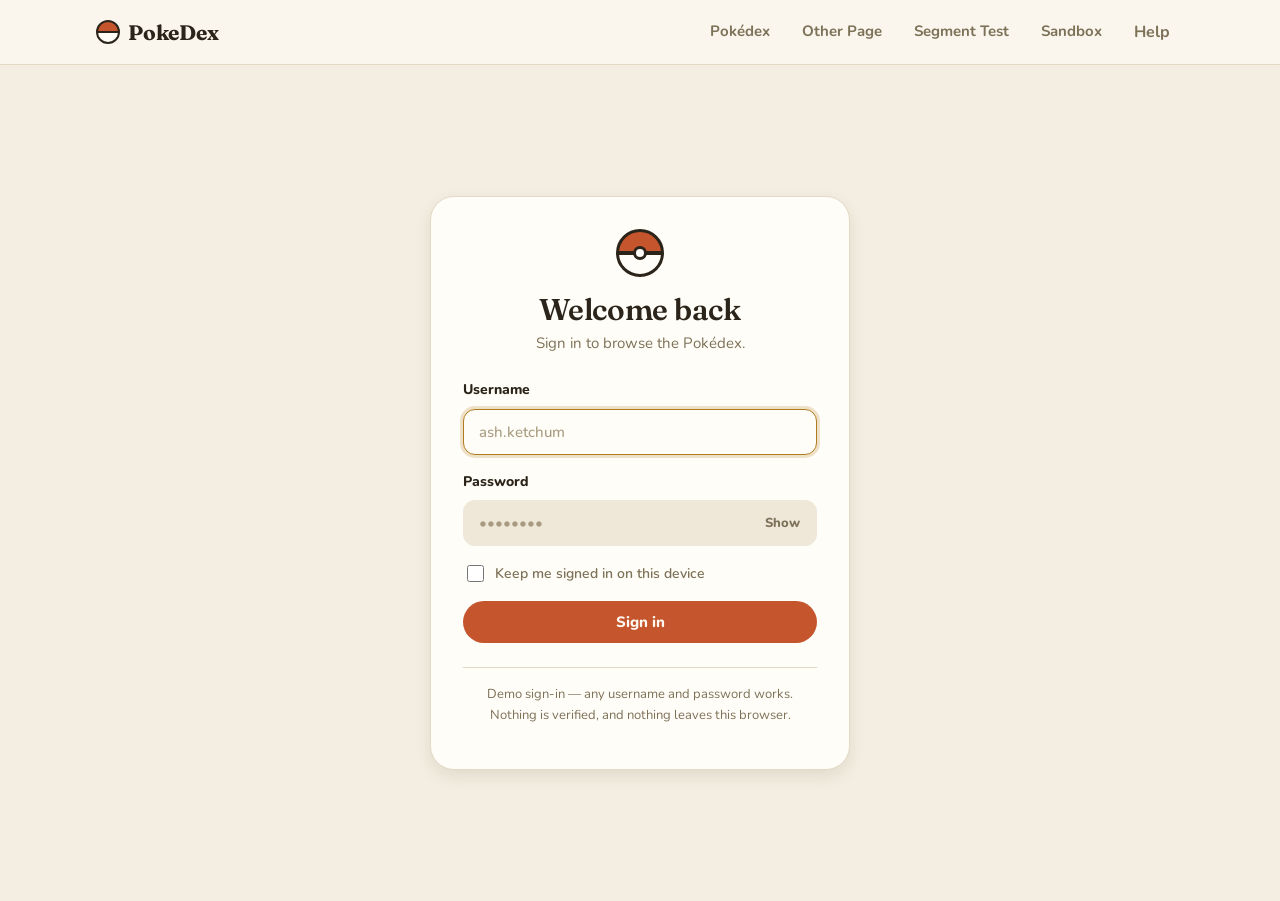
<file: index.html>
<!DOCTYPE html>
<html lang="en">
<head>
	<meta charset="utf-8">
	<meta name="viewport" content="width=device-width, initial-scale=1">
	<title>PokeDex</title>
	<meta name="description" content="Browse the original 151 Pokémon.">

	<link rel="preconnect" href="https://fonts.googleapis.com">
	<link rel="preconnect" href="https://fonts.gstatic.com" crossorigin>
	<link href="https://fonts.googleapis.com/css2?family=Fraunces:opsz,wght@9..144,600;9..144,700&family=Nunito:wght@400;500;600;700;800&display=swap" rel="stylesheet">
	<link rel="preconnect" href="https://pokeapi.co">
	<link rel="stylesheet" href="css/style.css">

	<!-- Novus by Pendo -->
<script>
(function(apiKey){
    (function(p,e,n,d,o){var v,w,x,y,z;o=p[d]=p[d]||{};o._q=o._q||[];
    v=['initialize','identify','updateOptions','pageLoad','track', 'trackAgent'];for(w=0,x=v.length;w<x;++w)(function(m){
    o[m]=o[m]||function(){o._q[m===v[0]?'unshift':'push']([m].concat([].slice.call(arguments,0)));};})(v[w]);
    y=e.createElement(n);y.async=!0;y.src='https://cdn.pendo.io/agent/static/'+apiKey+'/pendo.js';
    z=e.getElementsByTagName(n)[0];z.parentNode.insertBefore(y,z);})(window,document,'script','pendo');
})('9683543d-ca32-4619-a180-597596a8c318');
</script>
	<!-- End Novus by Pendo -->

	<script src="js/auth.js"></script>
	<script src="js/analytics.js"></script>
	<script>
		// Guard runs before any content paints. Flip PROTECTED to false to
		// make the Pokédex public (see README.md).
		var PROTECTED = true;
		if (PROTECTED) window.PokeDex.auth.requireAuth();
	</script>
</head>
<body>
	<header data-site-header></header>

	<main class="page">
		<div class="page-heading">
			<div class="page-heading__title">
				<h1>Pokédex</h1>
			</div>
			<p class="page-heading__sub">The original 151. Select one for its stats.</p>
		</div>

		<div class="toolbar">
			<div class="field toolbar__search">
				<label class="field__label" for="search">Search</label>
				<input class="input" id="search" type="search" placeholder="Name or number…" autocomplete="off">
			</div>

			<div class="field toolbar__filter">
				<label class="field__label" for="typeFilter">Type</label>
				<select class="select" id="typeFilter">
					<option value="">All types</option>
				</select>
			</div>

			<p class="toolbar__count" id="resultCount" aria-live="polite"></p>
		</div>

		<ul class="poke-grid" id="pokeList"></ul>

		<div class="state hidden" id="emptyState">
			<h2 class="state__title">No matches</h2>
			<p>Nothing lines up with that search. Try a different name or number.</p>
		</div>

		<div class="state hidden" id="errorState">
			<h2 class="state__title">Couldn't load the Pokédex</h2>
			<p id="errorMessage">The PokéAPI request failed.</p>
			<button class="btn" id="retryBtn" type="button">Try again</button>
		</div>
	</main>

	<footer class="site-footer">
		Data from <a href="https://pokeapi.co" target="_blank" rel="noopener noreferrer">PokéAPI</a>.
	</footer>

	<script src="js/nav.js"></script>
	<script src="js/pokedex.js"></script>
</body>
</html>
</file>
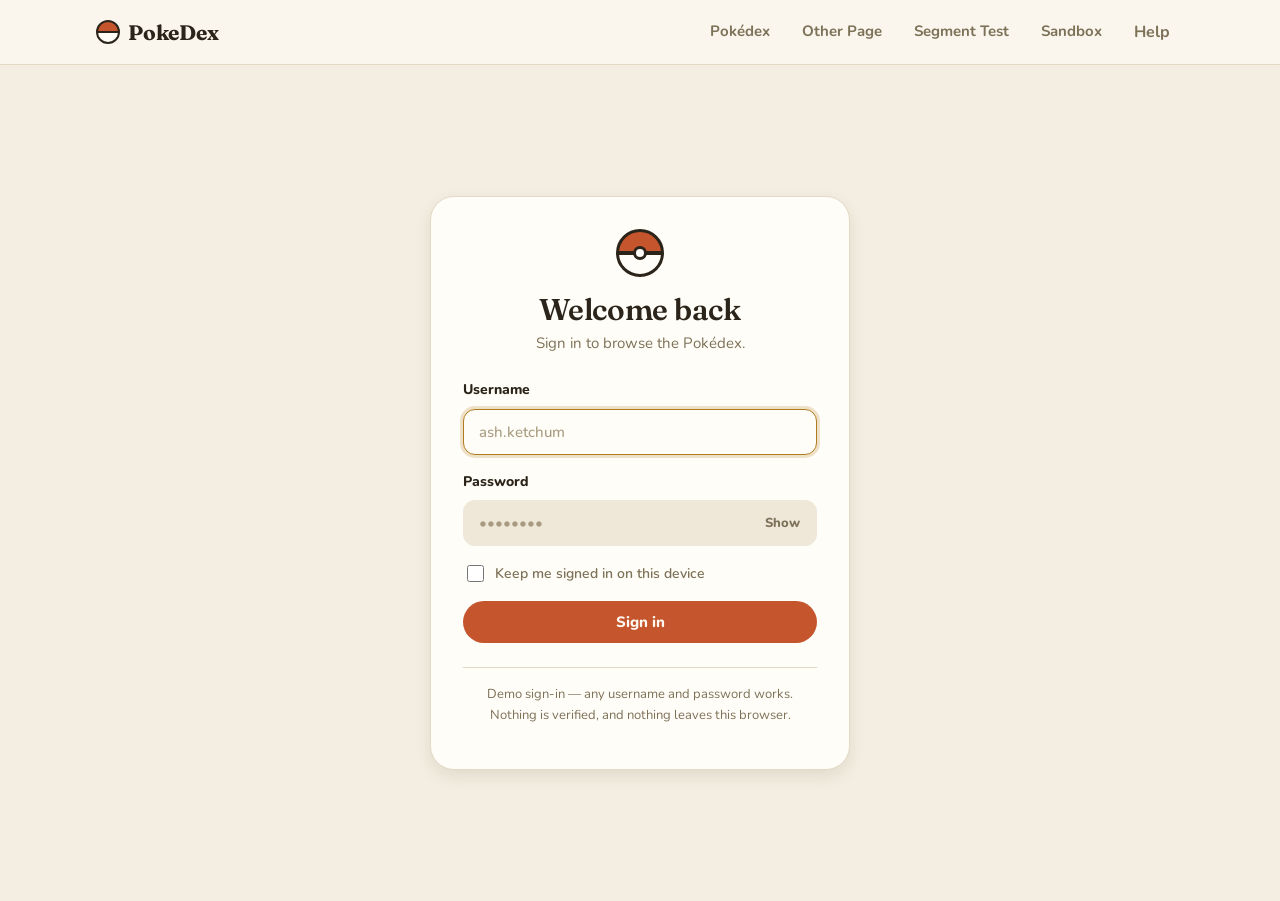
<file: login.html>
<!DOCTYPE html>
<html lang="en">
<head>
	<meta charset="utf-8">
	<meta name="viewport" content="width=device-width, initial-scale=1">
	<title>Sign in · PokeDex</title>
	<meta name="description" content="Sign in to the PokeDex.">

	<link rel="preconnect" href="https://fonts.googleapis.com">
	<link rel="preconnect" href="https://fonts.gstatic.com" crossorigin>
	<link href="https://fonts.googleapis.com/css2?family=Fraunces:opsz,wght@9..144,600;9..144,700&family=Nunito:wght@400;500;600;700;800&display=swap" rel="stylesheet">
	<link rel="stylesheet" href="css/style.css">

	<!-- Novus by Pendo -->
<script>
(function(apiKey){
    (function(p,e,n,d,o){var v,w,x,y,z;o=p[d]=p[d]||{};o._q=o._q||[];
    v=['initialize','identify','updateOptions','pageLoad','track', 'trackAgent'];for(w=0,x=v.length;w<x;++w)(function(m){
    o[m]=o[m]||function(){o._q[m===v[0]?'unshift':'push']([m].concat([].slice.call(arguments,0)));};})(v[w]);
    y=e.createElement(n);y.async=!0;y.src='https://cdn.pendo.io/agent/static/'+apiKey+'/pendo.js';
    z=e.getElementsByTagName(n)[0];z.parentNode.insertBefore(y,z);})(window,document,'script','pendo');
})('9683543d-ca32-4619-a180-597596a8c318');
</script>
	<!-- End Novus by Pendo -->

	<script src="js/auth.js"></script>
	<script src="js/analytics.js"></script>
	<script>
		// Bounce an already-signed-in visitor before the form paints.
		window.PokeDex.auth.redirectIfAuthenticated();
	</script>
</head>
<body>
	<header data-site-header></header>

	<main class="auth">
		<div class="auth__card">
			<div class="auth__header">
				<div class="auth__mark" aria-hidden="true"></div>
				<h1>Welcome back</h1>
				<p>Sign in to browse the Pokédex.</p>
			</div>

			<!-- Form-level errors (bad credentials, network) land here. -->
			<div id="formError" class="alert alert--error hidden" role="alert"></div>

			<form id="loginForm" novalidate>
				<div class="field">
					<label class="field__label" for="username">Username</label>
					<input
						class="input"
						id="username"
						name="username"
						type="text"
						autocomplete="username"
						autocapitalize="none"
						spellcheck="false"
						placeholder="ash.ketchum"
						aria-describedby="usernameError"
						required>
					<span class="field__error hidden" id="usernameError"></span>
				</div>

				<div class="field">
					<label class="field__label" for="password">Password</label>
					<div class="input-group">
						<input
							class="input"
							id="password"
							name="password"
							type="password"
							autocomplete="current-password"
							placeholder="••••••••"
							aria-describedby="passwordError"
							required>
						<button class="input-group__action" id="togglePassword" type="button" aria-pressed="false">
							Show
						</button>
					</div>
					<span class="field__error hidden" id="passwordError"></span>
				</div>

				<div class="field">
					<label class="checkbox">
						<input type="checkbox" id="remember" name="remember">
						<span>Keep me signed in on this device</span>
					</label>
				</div>

				<button class="btn btn--block" id="submitBtn" type="submit">
					<span id="submitLabel">Sign in</span>
				</button>
			</form>

			<p class="auth__footer">
				Demo sign-in — any username and password works. Nothing is verified, and nothing leaves this browser.
			</p>
		</div>
	</main>

	<script src="js/nav.js"></script>
	<script src="js/login.js"></script>
</body>
</html>
</file>
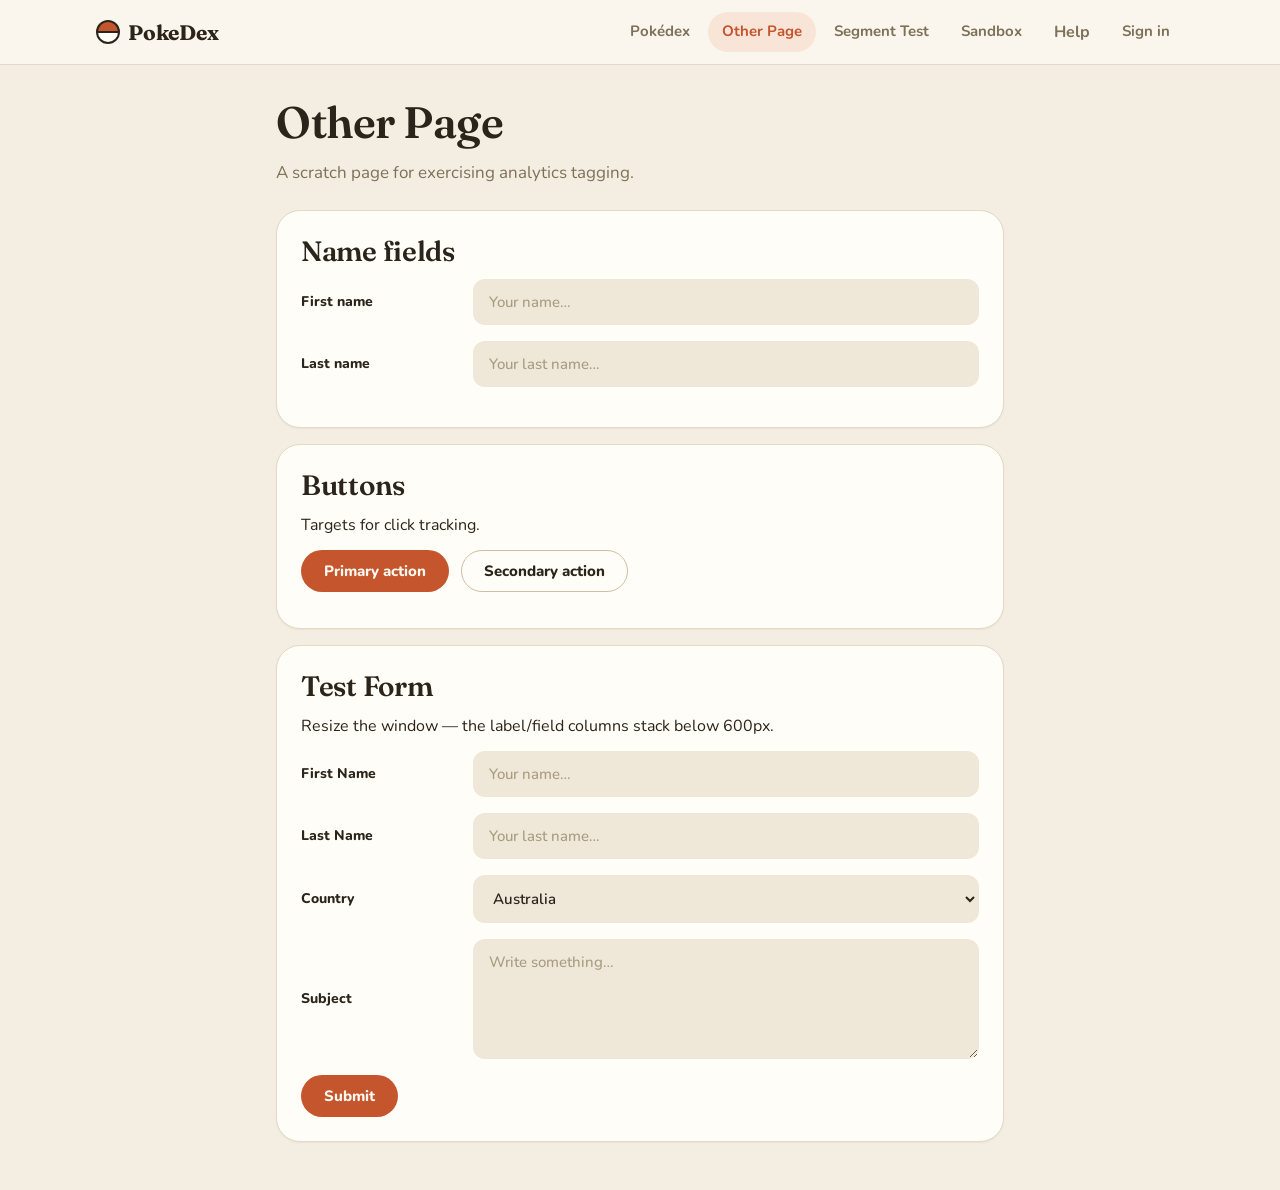
<file: other.html>
<!DOCTYPE html>
<html lang="en">
<head>
	<meta charset="utf-8">
	<meta name="viewport" content="width=device-width, initial-scale=1">
	<title>Other Page · PokeDex</title>

	<!-- Google Tag Manager -->
	<!--<script>
		window.dataLayer = window.dataLayer || [];
		window.dataLayer.push({"user_id":"headGTM","newLayer":"true"});
	</script>
	<script>
	(function(w,d,s,l,i){w[l]=w[l]||[];w[l].push({'gtm.start':
new Date().getTime(),event:'gtm.js'});var f=d.getElementsByTagName(s)[0],
j=d.createElement(s),dl=l!='dataLayer'?'&l='+l:'';j.async=true;j.src=
'https://www.googletagmanager.com/gtm.js?id='+i+dl;f.parentNode.insertBefore(j,f);
})(window,document,'script','dataLayer','GTM-NGF57FHZ');</script> -->
	<!-- End Google Tag Manager -->

	<link rel="preconnect" href="https://fonts.googleapis.com">
	<link rel="preconnect" href="https://fonts.gstatic.com" crossorigin>
	<link href="https://fonts.googleapis.com/css2?family=Fraunces:opsz,wght@9..144,600;9..144,700&family=Nunito:wght@400;500;600;700;800&display=swap" rel="stylesheet">
	<link rel="stylesheet" href="css/style.css">

	<!-- Novus by Pendo -->
<script>
(function(apiKey){
    (function(p,e,n,d,o){var v,w,x,y,z;o=p[d]=p[d]||{};o._q=o._q||[];
    v=['initialize','identify','updateOptions','pageLoad','track', 'trackAgent'];for(w=0,x=v.length;w<x;++w)(function(m){
    o[m]=o[m]||function(){o._q[m===v[0]?'unshift':'push']([m].concat([].slice.call(arguments,0)));};})(v[w]);
    y=e.createElement(n);y.async=!0;y.src='https://cdn.pendo.io/agent/static/'+apiKey+'/pendo.js';
    z=e.getElementsByTagName(n)[0];z.parentNode.insertBefore(y,z);})(window,document,'script','pendo');
})('9683543d-ca32-4619-a180-597596a8c318');
</script>
	<!-- End Novus by Pendo -->

	<script src="js/auth.js"></script>
	<script src="js/analytics.js"></script>
</head>
<body>
	<!-- Google Tag Manager (noscript)
<noscript><iframe src="https://www.googletagmanager.com/ns.html?id=GTM-NGF57FHZ"
height="0" width="0" style="display:none;visibility:hidden"></iframe></noscript>
	 End Google Tag Manager (noscript) -->

	<header data-site-header></header>

	<main class="page page--narrow stack">
		<div class="page-heading">
			<h1>Other Page</h1>
			<p class="page-heading__sub">A scratch page for exercising analytics tagging.</p>
		</div>

		<section class="panel">
			<h2>Name fields</h2>
			<div class="form-row">
				<label class="field__label" for="fname">First name</label>
				<input class="input" type="text" id="fname" name="fname" placeholder="Your name…">
			</div>
			<div class="form-row">
				<label class="field__label" for="lname">Last name</label>
				<input class="input" type="text" id="lname" name="lname" placeholder="Your last name…">
			</div>
		</section>

		<section class="panel">
			<h2>Buttons</h2>
			<p>Targets for click tracking.</p>
			<div style="display:flex; gap:12px; flex-wrap:wrap;">
				<button class="btn" id="primaryTestBtn" type="button">Primary action</button>
				<button class="btn btn--secondary" id="secondaryTestBtn" type="button">Secondary action</button>
			</div>
			<p class="field__hint" id="clickResult" aria-live="polite"></p>
		</section>

		<section class="panel">
			<h2>Test Form</h2>
			<p>Resize the window — the label/field columns stack below 600px.</p>

			<form id="testForm">
				<div class="form-row">
					<label class="field__label" for="formFirstName">First Name</label>
					<input class="input" type="text" id="formFirstName" name="firstname" placeholder="Your name…">
				</div>
				<div class="form-row">
					<label class="field__label" for="formLastName">Last Name</label>
					<input class="input" type="text" id="formLastName" name="lastname" placeholder="Your last name…">
				</div>
				<div class="form-row">
					<label class="field__label" for="country">Country</label>
					<select class="select" id="country" name="country">
						<option value="australia">Australia</option>
						<option value="canada">Canada</option>
						<option value="usa">USA</option>
					</select>
				</div>
				<div class="form-row">
					<label class="field__label" for="subject">Subject</label>
					<textarea class="textarea" id="subject" name="subject" placeholder="Write something…"></textarea>
				</div>
				<button class="btn" type="submit" id="btn">Submit</button>
			</form>

			<p class="alert alert--success hidden" id="formSubmitted" role="status">
				Form submitted (no network request — this is a test page).
			</p>
		</section>
	</main>

	<script src="js/nav.js"></script>
	<script>
		(function () {
			"use strict";

			var result = document.getElementById("clickResult");

			// How many of the form's fields hold a value. The values themselves
			// are free text and stay out of analytics.
			function countCompletedFields(form) {
				var count = 0;
				new FormData(form).forEach(function (value) {
					if (String(value).trim()) count++;
				});
				return count;
			}

			document.getElementById("primaryTestBtn").addEventListener("click", function () {
				result.textContent = "Primary action clicked at " + new Date().toLocaleTimeString();
			});

			document.getElementById("secondaryTestBtn").addEventListener("click", function () {
				result.textContent = "Secondary action clicked at " + new Date().toLocaleTimeString();
			});

			document.getElementById("testForm").addEventListener("submit", function (event) {
				event.preventDefault();
				window.PokeDex.analytics.track("test_form_submitted", {
					country: document.getElementById("country").value,
					fieldsCompleted: countCompletedFields(event.currentTarget),
				});
				document.getElementById("formSubmitted").classList.remove("hidden");
			});
		})();
	</script>
</body>
</html>
</file>
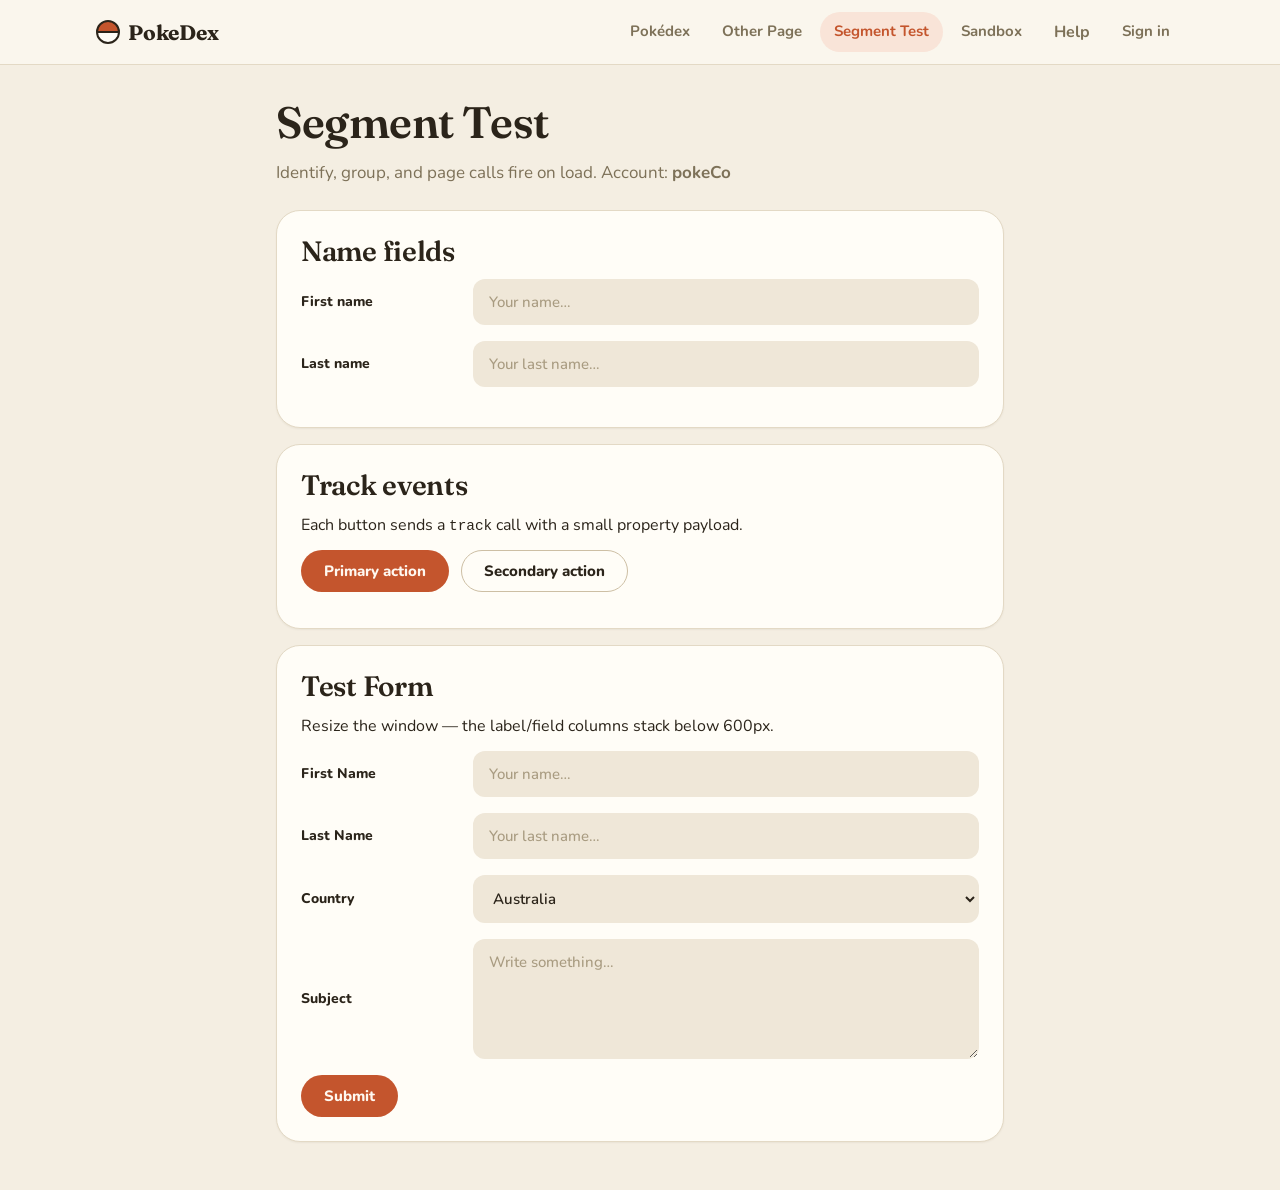
<file: segment.html>
<!DOCTYPE html>
<html lang="en">
<head>
	<meta charset="utf-8">
	<meta name="viewport" content="width=device-width, initial-scale=1">
	<title>Segment Test · PokeDex</title>

	<link rel="preconnect" href="https://fonts.googleapis.com">
	<link rel="preconnect" href="https://fonts.gstatic.com" crossorigin>
	<link href="https://fonts.googleapis.com/css2?family=Fraunces:opsz,wght@9..144,600;9..144,700&family=Nunito:wght@400;500;600;700;800&display=swap" rel="stylesheet">
	<link rel="stylesheet" href="css/style.css">

	<script>
		// Random account identity, so each page load groups into a different company.
		function getRandomName(coNames) {
			const randomIndex = Math.floor(Math.random() * coNames.length);
			return coNames[randomIndex];
		}

		const coNames = ["zachCo", "bobCo", "cCo", "segmentCo", "frankCo", "googleCo", "friendsCo", "hudlCo", "pokeCo"];
		const randomName = getRandomName(coNames);
		const monthly_value = Math.floor(Math.random() * (450000 - 100000 + 1)) + 100000;

		console.log(randomName, monthly_value);

		!function(){var analytics=window.analytics=window.analytics||[];if(!analytics.initialize)if(analytics.invoked)window.console&&console.error&&console.error("Segment snippet included twice.");else{analytics.invoked=!0;analytics.methods=["trackSubmit","trackClick","trackLink","trackForm","pageview","identify","reset","group","track","ready","alias","debug","page","once","off","on","addSourceMiddleware","addIntegrationMiddleware","setAnonymousId","addDestinationMiddleware"];analytics.factory=function(e){return function(){var t=Array.prototype.slice.call(arguments);t.unshift(e);analytics.push(t);return analytics}};for(var e=0;e<analytics.methods.length;e++){var key=analytics.methods[e];analytics[key]=analytics.factory(key)}analytics.load=function(key,e){var t=document.createElement("script");t.type="text/javascript";t.async=!0;t.src="https://cdn.segment.com/analytics.js/v1/" + key + "/analytics.min.js";var n=document.getElementsByTagName("script")[0];n.parentNode.insertBefore(t,n);analytics._loadOptions=e};analytics._writeKey="aFb7t75af04AZPWk1zzIqTnbVO5m5DOQ";;analytics.SNIPPET_VERSION="4.15.3";
		analytics.identify("segmentZach",{"displayName2":"2display","lastLogin":"2025-08-08T00:39:28.688Z"});
		analytics.group(randomName,{"monthly_value":monthly_value});
		analytics.load("aFb7t75af04AZPWk1zzIqTnbVO5m5DOQ");
		analytics.page();
		}}();
	</script>

	<!-- Novus by Pendo -->
<script>
(function(apiKey){
    (function(p,e,n,d,o){var v,w,x,y,z;o=p[d]=p[d]||{};o._q=o._q||[];
    v=['initialize','identify','updateOptions','pageLoad','track', 'trackAgent'];for(w=0,x=v.length;w<x;++w)(function(m){
    o[m]=o[m]||function(){o._q[m===v[0]?'unshift':'push']([m].concat([].slice.call(arguments,0)));};})(v[w]);
    y=e.createElement(n);y.async=!0;y.src='https://cdn.pendo.io/agent/static/'+apiKey+'/pendo.js';
    z=e.getElementsByTagName(n)[0];z.parentNode.insertBefore(y,z);})(window,document,'script','pendo');
})('9683543d-ca32-4619-a180-597596a8c318');
</script>
	<!-- End Novus by Pendo -->

	<script src="js/auth.js"></script>
	<script src="js/analytics.js"></script>
</head>
<body>
	<header data-site-header></header>

	<main class="page page--narrow stack">
		<div class="page-heading">
			<h1>Segment Test</h1>
			<p class="page-heading__sub">
				Identify, group, and page calls fire on load. Account:
				<strong id="accountName"></strong>
			</p>
		</div>

		<section class="panel">
			<h2>Name fields</h2>
			<div class="form-row">
				<label class="field__label" for="fname">First name</label>
				<input class="input" type="text" id="fname" name="fname" placeholder="Your name…">
			</div>
			<div class="form-row">
				<label class="field__label" for="lname">Last name</label>
				<input class="input" type="text" id="lname" name="lname" placeholder="Your last name…">
			</div>
		</section>

		<section class="panel">
			<h2>Track events</h2>
			<p>Each button sends a <code>track</code> call with a small property payload.</p>
			<div style="display:flex; gap:12px; flex-wrap:wrap;">
				<button class="btn" id="trackPrimary" type="button">Primary action</button>
				<button class="btn btn--secondary" id="trackSecondary" type="button">Secondary action</button>
			</div>
			<p class="field__hint" id="trackResult" aria-live="polite"></p>
		</section>

		<section class="panel">
			<h2>Test Form</h2>
			<p>Resize the window — the label/field columns stack below 600px.</p>

			<form id="testForm">
				<div class="form-row">
					<label class="field__label" for="formFirstName">First Name</label>
					<input class="input" type="text" id="formFirstName" name="firstname" placeholder="Your name…">
				</div>
				<div class="form-row">
					<label class="field__label" for="formLastName">Last Name</label>
					<input class="input" type="text" id="formLastName" name="lastname" placeholder="Your last name…">
				</div>
				<div class="form-row">
					<label class="field__label" for="country">Country</label>
					<select class="select" id="country" name="country">
						<option value="australia">Australia</option>
						<option value="canada">Canada</option>
						<option value="usa">USA</option>
					</select>
				</div>
				<div class="form-row">
					<label class="field__label" for="subject">Subject</label>
					<textarea class="textarea" id="subject" name="subject" placeholder="Write something…"></textarea>
				</div>
				<button class="btn" type="submit">Submit</button>
			</form>

			<p class="alert alert--success hidden" id="formSubmitted" role="status">
				Form submitted — <code>formSubmittedSegment</code> tracked.
			</p>
		</section>
	</main>

	<script src="js/nav.js"></script>
	<script>
		(function () {
			"use strict";

			document.getElementById("accountName").textContent = randomName;

			var result = document.getElementById("trackResult");

			// How many of the form's fields hold a value. The values themselves
			// are free text and stay out of analytics.
			function countCompletedFields(form) {
				var count = 0;
				new FormData(form).forEach(function (value) {
					if (String(value).trim()) count++;
				});
				return count;
			}

			// Each call goes to Segment and, with the same payload, to Pendo, so
			// the two tools can be compared side by side.
			function track(event, properties) {
				window.analytics.track(event, properties);
				window.PokeDex.analytics.track(event, properties);
				result.textContent = "Tracked “" + event + "” at " + new Date().toLocaleTimeString();
			}

			document.getElementById("trackPrimary").addEventListener("click", function () {
				track("otherBtnSegment", { color: "blue", number: 1, testArray: ["array1", "array3", "array2"] });
			});

			document.getElementById("trackSecondary").addEventListener("click", function () {
				track("secondaryBtnSegment", { color: "grey", number: 2 });
			});

			document.getElementById("testForm").addEventListener("submit", function (event) {
				event.preventDefault();
				track("formSubmittedSegment", {
					country: document.getElementById("country").value,
					fieldsCompleted: countCompletedFields(event.currentTarget),
					accountName: randomName,
				});
				document.getElementById("formSubmitted").classList.remove("hidden");
			});
		})();
	</script>
</body>
</html>
</file>
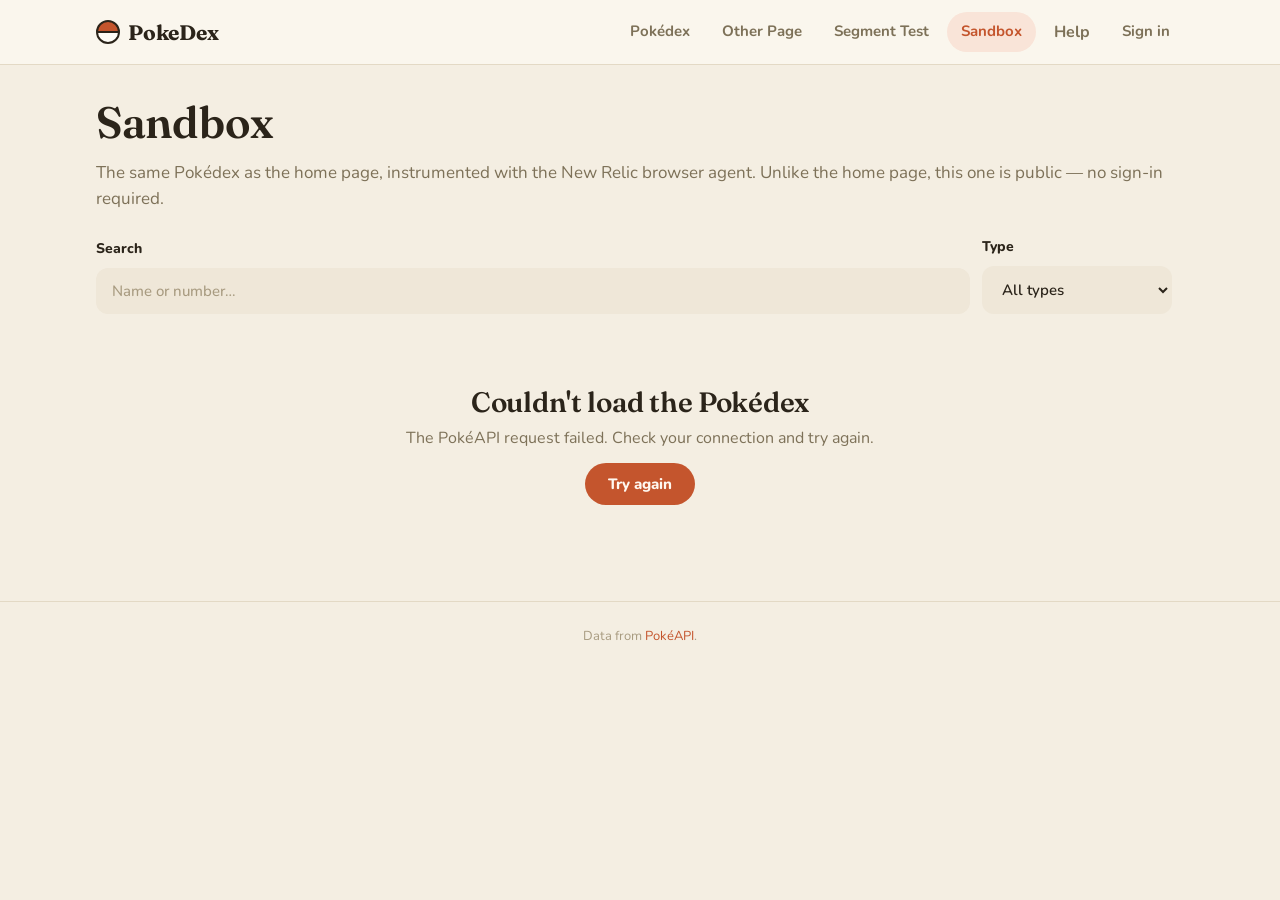
<file: test.html>
<!DOCTYPE html>
<html lang="en">
<head>
	<meta charset="utf-8">
	<meta name="viewport" content="width=device-width, initial-scale=1">
	<title>Sandbox · PokeDex</title>
	<meta name="description" content="Pokédex sandbox page carrying the New Relic browser agent.">

	<link rel="preconnect" href="https://fonts.googleapis.com">
	<link rel="preconnect" href="https://fonts.gstatic.com" crossorigin>
	<link href="https://fonts.googleapis.com/css2?family=Fraunces:opsz,wght@9..144,600;9..144,700&family=Nunito:wght@400;500;600;700;800&display=swap" rel="stylesheet">
	<link rel="preconnect" href="https://pokeapi.co">
	<link rel="stylesheet" href="css/style.css">

	<!-- New Relic browser agent -->
<script>window.NREUM||(NREUM={});NREUM.info={"beacon":"bam.nr-data.net","errorBeacon":"bam.nr-data.net","licenseKey":"NRJS-203384224e0689285b6","applicationID":"1488024521","transactionName":"elcLEEQMWVRdSx5LVVpKEA1CTEddVl1USx9KUAoT","queueTime":0,"applicationTime":47,"agent":""}</script>
<script>(window.NREUM||(NREUM={})).loader_config={licenseKey:"NRJS-203384224e0689285b6",applicationID:"1488024521"};window.NREUM||(NREUM={}),__nr_require=function(t,e,n){function r(n){if(!e[n]){var i=e[n]={exports:{}};t[n][0].call(i.exports,function(e){var i=t[n][1][e];return r(i||e)},i,i.exports)}return e[n].exports}if("function"==typeof __nr_require)return __nr_require;for(var i=0;i<n.length;i++)r(n[i]);return r}({1:[function(t,e,n){function r(){}function i(t,e,n){return function(){return o(t,[u.now()].concat(f(arguments)),e?null:this,n),e?void 0:this}}var o=t("handle"),a=t(8),f=t(9),c=t("ee").get("tracer"),u=t("loader"),s=NREUM;"undefined"==typeof window.newrelic&&(newrelic=s);var d=["setPageViewName","setCustomAttribute","setErrorHandler","finished","addToTrace","inlineHit","addRelease"],p="api-",l=p+"ixn-";a(d,function(t,e){s[e]=i(p+e,!0,"api")}),s.addPageAction=i(p+"addPageAction",!0),s.setCurrentRouteName=i(p+"routeName",!0),e.exports=newrelic,s.interaction=function(){return(new r).get()};var m=r.prototype={createTracer:function(t,e){var n={},r=this,i="function"==typeof e;return o(l+"tracer",[u.now(),t,n],r),function(){if(c.emit((i?"":"no-")+"fn-start",[u.now(),r,i],n),i)try{return e.apply(this,arguments)}catch(t){throw c.emit("fn-err",[arguments,this,t],n),t}finally{c.emit("fn-end",[u.now()],n)}}}};a("actionText,setName,setAttribute,save,ignore,onEnd,getContext,end,get".split(","),function(t,e){m[e]=i(l+e)}),newrelic.noticeError=function(t,e){"string"==typeof t&&(t=new Error(t)),o("err",[t,u.now(),!1,e])}},{}],2:[function(t,e,n){function r(t){if(NREUM.init){for(var e=NREUM.init,n=t.split("."),r=0;r<n.length-1;r++)if(e=e[n[r]],"object"!=typeof e)return;return e=e[n[n.length-1]]}}e.exports={getConfiguration:r}},{}],3:[function(t,e,n){function r(){return f.exists&&performance.now?Math.round(performance.now()):(o=Math.max((new Date).getTime(),o))-a}function i(){return o}var o=(new Date).getTime(),a=o,f=t(10);e.exports=r,e.exports.offset=a,e.exports.getLastTimestamp=i},{}],4:[function(t,e,n){function r(t){return!(!t||!t.protocol||"file:"===t.protocol)}e.exports=r},{}],5:[function(t,e,n){function r(t,e){var n=t.getEntries();n.forEach(function(t){"first-paint"===t.name?d("timing",["fp",Math.floor(t.startTime)]):"first-contentful-paint"===t.name&&d("timing",["fcp",Math.floor(t.startTime)])})}function i(t,e){var n=t.getEntries();n.length>0&&d("lcp",[n[n.length-1]])}function o(t){t.getEntries().forEach(function(t){t.hadRecentInput||d("cls",[t])})}function a(t){if(t instanceof m&&!g){var e=Math.round(t.timeStamp),n={type:t.type};e<=p.now()?n.fid=p.now()-e:e>p.offset&&e<=Date.now()?(e-=p.offset,n.fid=p.now()-e):e=p.now(),g=!0,d("timing",["fi",e,n])}}function f(t){d("pageHide",[p.now(),t])}if(!("init"in NREUM&&"page_view_timing"in NREUM.init&&"enabled"in NREUM.init.page_view_timing&&NREUM.init.page_view_timing.enabled===!1)){var c,u,s,d=t("handle"),p=t("loader"),l=t(7),m=NREUM.o.EV;if("PerformanceObserver"in window&&"function"==typeof window.PerformanceObserver){c=new PerformanceObserver(r);try{c.observe({entryTypes:["paint"]})}catch(v){}u=new PerformanceObserver(i);try{u.observe({entryTypes:["largest-contentful-paint"]})}catch(v){}s=new PerformanceObserver(o);try{s.observe({type:"layout-shift",buffered:!0})}catch(v){}}if("addEventListener"in document){var g=!1,h=["click","keydown","mousedown","pointerdown","touchstart"];h.forEach(function(t){document.addEventListener(t,a,!1)})}l(f)}},{}],6:[function(t,e,n){function r(t,e){if(!i)return!1;if(t!==i)return!1;if(!e)return!0;if(!o)return!1;for(var n=o.split("."),r=e.split("."),a=0;a<r.length;a++)if(r[a]!==n[a])return!1;return!0}var i=null,o=null,a=/Version\/(\S+)\s+Safari/;if(navigator.userAgent){var f=navigator.userAgent,c=f.match(a);c&&f.indexOf("Chrome")===-1&&f.indexOf("Chromium")===-1&&(i="Safari",o=c[1])}e.exports={agent:i,version:o,match:r}},{}],7:[function(t,e,n){function r(t){function e(){t(a&&document[a]?document[a]:document[i]?"hidden":"visible")}"addEventListener"in document&&o&&document.addEventListener(o,e,!1)}e.exports=r;var i,o,a;"undefined"!=typeof document.hidden?(i="hidden",o="visibilitychange",a="visibilityState"):"undefined"!=typeof document.msHidden?(i="msHidden",o="msvisibilitychange"):"undefined"!=typeof document.webkitHidden&&(i="webkitHidden",o="webkitvisibilitychange",a="webkitVisibilityState")},{}],8:[function(t,e,n){function r(t,e){var n=[],r="",o=0;for(r in t)i.call(t,r)&&(n[o]=e(r,t[r]),o+=1);return n}var i=Object.prototype.hasOwnProperty;e.exports=r},{}],9:[function(t,e,n){function r(t,e,n){e||(e=0),"undefined"==typeof n&&(n=t?t.length:0);for(var r=-1,i=n-e||0,o=Array(i<0?0:i);++r<i;)o[r]=t[e+r];return o}e.exports=r},{}],10:[function(t,e,n){e.exports={exists:"undefined"!=typeof window.performance&&window.performance.timing&&"undefined"!=typeof window.performance.timing.navigationStart}},{}],ee:[function(t,e,n){function r(){}function i(t){function e(t){return t&&t instanceof r?t:t?u(t,c,a):a()}function n(n,r,i,o,a){if(a!==!1&&(a=!0),!l.aborted||o){t&&a&&t(n,r,i);for(var f=e(i),c=v(n),u=c.length,s=0;s<u;s++)c[s].apply(f,r);var p=d[w[n]];return p&&p.push([b,n,r,f]),f}}function o(t,e){y[t]=v(t).concat(e)}function m(t,e){var n=y[t];if(n)for(var r=0;r<n.length;r++)n[r]===e&&n.splice(r,1)}function v(t){return y[t]||[]}function g(t){return p[t]=p[t]||i(n)}function h(t,e){l.aborted||s(t,function(t,n){e=e||"feature",w[n]=e,e in d||(d[e]=[])})}var y={},w={},b={on:o,addEventListener:o,removeEventListener:m,emit:n,get:g,listeners:v,context:e,buffer:h,abort:f,aborted:!1};return b}function o(t){return u(t,c,a)}function a(){return new r}function f(){(d.api||d.feature)&&(l.aborted=!0,d=l.backlog={})}var c="nr@context",u=t("gos"),s=t(8),d={},p={},l=e.exports=i();e.exports.getOrSetContext=o,l.backlog=d},{}],gos:[function(t,e,n){function r(t,e,n){if(i.call(t,e))return t[e];var r=n();if(Object.defineProperty&&Object.keys)try{return Object.defineProperty(t,e,{value:r,writable:!0,enumerable:!1}),r}catch(o){}return t[e]=r,r}var i=Object.prototype.hasOwnProperty;e.exports=r},{}],handle:[function(t,e,n){function r(t,e,n,r){i.buffer([t],r),i.emit(t,e,n)}var i=t("ee").get("handle");e.exports=r,r.ee=i},{}],id:[function(t,e,n){function r(t){var e=typeof t;return!t||"object"!==e&&"function"!==e?-1:t===window?0:a(t,o,function(){return i++})}var i=1,o="nr@id",a=t("gos");e.exports=r},{}],loader:[function(t,e,n){function r(){if(!R++){var t=M.info=NREUM.info,e=v.getElementsByTagName("script")[0];if(setTimeout(u.abort,3e4),!(t&&t.licenseKey&&t.applicationID&&e))return u.abort();c(E,function(e,n){t[e]||(t[e]=n)});var n=a();f("mark",["onload",n+M.offset],null,"api"),f("timing",["load",n]);var r=v.createElement("script");0===t.agent.indexOf("http://")||0===t.agent.indexOf("https://")?r.src=t.agent:r.src=l+"://"+t.agent,e.parentNode.insertBefore(r,e)}}function i(){"complete"===v.readyState&&o()}function o(){f("mark",["domContent",a()+M.offset],null,"api")}var a=t(3),f=t("handle"),c=t(8),u=t("ee"),s=t(6),d=t(4),p=t(2),l=p.getConfiguration("ssl")===!1?"http":"https",m=window,v=m.document,g="addEventListener",h="attachEvent",y=m.XMLHttpRequest,w=y&&y.prototype,b=!d(m.location);NREUM.o={ST:setTimeout,SI:m.setImmediate,CT:clearTimeout,XHR:y,REQ:m.Request,EV:m.Event,PR:m.Promise,MO:m.MutationObserver};var x=""+location,E={beacon:"bam.nr-data.net",errorBeacon:"bam.nr-data.net",agent:"js-agent.newrelic.com/nr-1209.min.js"},O=y&&w&&w[g]&&!/CriOS/.test(navigator.userAgent),M=e.exports={offset:a.getLastTimestamp(),now:a,origin:x,features:{},xhrWrappable:O,userAgent:s,disabled:b};if(!b){t(1),t(5),v[g]?(v[g]("DOMContentLoaded",o,!1),m[g]("load",r,!1)):(v[h]("onreadystatechange",i),m[h]("onload",r)),f("mark",["firstbyte",a.getLastTimestamp()],null,"api");var R=0}},{}],"wrap-function":[function(t,e,n){function r(t,e){function n(e,n,r,c,u){function nrWrapper(){var o,a,s,p;try{a=this,o=d(arguments),s="function"==typeof r?r(o,a):r||{}}catch(l){i([l,"",[o,a,c],s],t)}f(n+"start",[o,a,c],s,u);try{return p=e.apply(a,o)}catch(m){throw f(n+"err",[o,a,m],s,u),m}finally{f(n+"end",[o,a,p],s,u)}}return a(e)?e:(n||(n=""),nrWrapper[p]=e,o(e,nrWrapper,t),nrWrapper)}function r(t,e,r,i,o){r||(r="");var f,c,u,s="-"===r.charAt(0);for(u=0;u<e.length;u++)c=e[u],f=t[c],a(f)||(t[c]=n(f,s?c+r:r,i,c,o))}function f(n,r,o,a){if(!m||e){var f=m;m=!0;try{t.emit(n,r,o,e,a)}catch(c){i([c,n,r,o],t)}m=f}}return t||(t=s),n.inPlace=r,n.flag=p,n}function i(t,e){e||(e=s);try{e.emit("internal-error",t)}catch(n){}}function o(t,e,n){if(Object.defineProperty&&Object.keys)try{var r=Object.keys(t);return r.forEach(function(n){Object.defineProperty(e,n,{get:function(){return t[n]},set:function(e){return t[n]=e,e}})}),e}catch(o){i([o],n)}for(var a in t)l.call(t,a)&&(e[a]=t[a]);return e}function a(t){return!(t&&t instanceof Function&&t.apply&&!t[p])}function f(t,e){var n=e(t);return n[p]=t,o(t,n,s),n}function c(t,e,n){var r=t[e];t[e]=f(r,n)}function u(){for(var t=arguments.length,e=new Array(t),n=0;n<t;++n)e[n]=arguments[n];return e}var s=t("ee"),d=t(9),p="nr@original",l=Object.prototype.hasOwnProperty,m=!1;e.exports=r,e.exports.wrapFunction=f,e.exports.wrapInPlace=c,e.exports.argsToArray=u},{}]},{},["loader"]);</script>
	<!-- End New Relic browser agent -->

	<!-- Novus by Pendo -->
<script>
(function(apiKey){
    (function(p,e,n,d,o){var v,w,x,y,z;o=p[d]=p[d]||{};o._q=o._q||[];
    v=['initialize','identify','updateOptions','pageLoad','track', 'trackAgent'];for(w=0,x=v.length;w<x;++w)(function(m){
    o[m]=o[m]||function(){o._q[m===v[0]?'unshift':'push']([m].concat([].slice.call(arguments,0)));};})(v[w]);
    y=e.createElement(n);y.async=!0;y.src='https://cdn.pendo.io/agent/static/'+apiKey+'/pendo.js';
    z=e.getElementsByTagName(n)[0];z.parentNode.insertBefore(y,z);})(window,document,'script','pendo');
})('9683543d-ca32-4619-a180-597596a8c318');
</script>
	<!-- End Novus by Pendo -->

	<script src="js/auth.js"></script>
	<script src="js/analytics.js"></script>
</head>
<body>
	<header data-site-header></header>

	<main class="page">
		<div class="page-heading">
			<h1>Sandbox</h1>
			<p class="page-heading__sub">
				The same Pokédex as the home page, instrumented with the New Relic browser agent.
				Unlike the home page, this one is public — no sign-in required.
			</p>
		</div>

		<div class="toolbar">
			<div class="field toolbar__search">
				<label class="field__label" for="search">Search</label>
				<input class="input" id="search" type="search" placeholder="Name or number…" autocomplete="off">
			</div>

			<div class="field toolbar__filter">
				<label class="field__label" for="typeFilter">Type</label>
				<select class="select" id="typeFilter">
					<option value="">All types</option>
				</select>
			</div>

			<p class="toolbar__count" id="resultCount" aria-live="polite"></p>
		</div>

		<ul class="poke-grid" id="pokeList"></ul>

		<div class="state hidden" id="emptyState">
			<h2 class="state__title">No matches</h2>
			<p>Nothing lines up with that search. Try a different name or number.</p>
		</div>

		<div class="state hidden" id="errorState">
			<h2 class="state__title">Couldn't load the Pokédex</h2>
			<p id="errorMessage">The PokéAPI request failed.</p>
			<button class="btn" id="retryBtn" type="button">Try again</button>
		</div>
	</main>

	<footer class="site-footer">
		Data from <a href="https://pokeapi.co" target="_blank" rel="noopener noreferrer">PokéAPI</a>.
	</footer>

	<script src="js/nav.js"></script>
	<script src="js/pokedex.js"></script>
</body>
</html>
</file>
<file: css/style.css>
/* ==========================================================================
   PokeDex — shared design system
   Warm paper palette, soft rounded shapes, cards tinted by Pokémon type.
   Tokens first, then primitives, then components. Every page loads this file.
   ========================================================================== */

/* --- Tokens --------------------------------------------------------------- */

:root {
	--bg: #f4eee2;
	--surface: #faf6ed;
	--surface-raised: #fffdf7;
	--surface-sunken: #efe7d8;

	--text: #2b241a;
	--text-muted: #7d7158;
	--text-faint: #a89b80;

	--border: #e3d9c5;
	--border-strong: #cdbfa4;

	--accent: #c4552d;
	--accent-hover: #a8431f;
	--accent-soft: #f9e4d8;
	--accent-text: #fff8f0;

	--focus: #b07a1f;
	--danger: #b3261e;
	--danger-soft: #fbe3df;
	--success: #3b6d11;
	--success-soft: #e6efd6;

	/* How strongly a Pokémon's type colors its card and badge. */
	--tint-soft: 20%;
	--tint-mid: 42%;
	--tint-ink: 58%;

	--radius-sm: 12px;
	--radius: 18px;
	--radius-lg: 24px;
	--radius-pill: 999px;

	--shadow-sm: 0 1px 2px rgba(61, 46, 22, 0.06);
	--shadow: 0 6px 16px rgba(61, 46, 22, 0.1);
	--shadow-lg: 0 20px 50px rgba(61, 46, 22, 0.22);

	--space-1: 4px;
	--space-2: 8px;
	--space-3: 12px;
	--space-4: 16px;
	--space-5: 24px;
	--space-6: 32px;
	--space-7: 48px;

	--font: "Nunito", -apple-system, BlinkMacSystemFont, "Segoe UI", Helvetica, Arial, sans-serif;
	--font-display: "Fraunces", Georgia, "Times New Roman", serif;
	--font-mono: ui-monospace, SFMono-Regular, "SF Mono", Menlo, Consolas, monospace;

	--nav-height: 64px;
	--content-max: 1120px;
}

@media (prefers-color-scheme: dark) {
	:root:not([data-theme="light"]) {
		--bg: #1a1612;
		--surface: #211c16;
		--surface-raised: #2a241d;
		--surface-sunken: #171310;

		--text: #f1e9da;
		--text-muted: #b3a68e;
		--text-faint: #7f7460;

		--border: #3a3229;
		--border-strong: #4d4335;

		--accent: #e8784d;
		--accent-hover: #f08a62;
		--accent-soft: #3d2418;
		--accent-text: #241109;

		--focus: #e0a84a;
		--danger: #f28b7d;
		--danger-soft: #3d1f1a;
		--success: #9ccb6b;
		--success-soft: #22301a;

		--tint-soft: 28%;
		--tint-mid: 50%;
		--tint-ink: 55%;

		--shadow-sm: 0 1px 2px rgba(0, 0, 0, 0.4);
		--shadow: 0 6px 16px rgba(0, 0, 0, 0.45);
		--shadow-lg: 0 20px 50px rgba(0, 0, 0, 0.6);
	}
}

:root[data-theme="dark"] {
	--bg: #1a1612;
	--surface: #211c16;
	--surface-raised: #2a241d;
	--surface-sunken: #171310;

	--text: #f1e9da;
	--text-muted: #b3a68e;
	--text-faint: #7f7460;

	--border: #3a3229;
	--border-strong: #4d4335;

	--accent: #e8784d;
	--accent-hover: #f08a62;
	--accent-soft: #3d2418;
	--accent-text: #241109;

	--focus: #e0a84a;
	--danger: #f28b7d;
	--danger-soft: #3d1f1a;
	--success: #9ccb6b;
	--success-soft: #22301a;

	--tint-soft: 28%;
	--tint-mid: 50%;
	--tint-ink: 55%;

	--shadow-sm: 0 1px 2px rgba(0, 0, 0, 0.4);
	--shadow: 0 6px 16px rgba(0, 0, 0, 0.45);
	--shadow-lg: 0 20px 50px rgba(0, 0, 0, 0.6);
}

/* --- Type palette ---------------------------------------------------------
   One hue per type. Everything else (card wash, badge fill, ink) is derived
   with color-mix against the current surface and text, so the same 18 lines
   work in light and dark mode. */

:root {
	--t: var(--text-faint);
}

.t-normal {
	--t: #a8a077;
}
.t-fire {
	--t: #e2642e;
}
.t-water {
	--t: #4a8fd8;
}
.t-electric {
	--t: #e9b60c;
}
.t-grass {
	--t: #5fa83c;
}
.t-ice {
	--t: #5cb9c1;
}
.t-fighting {
	--t: #c0392b;
}
.t-poison {
	--t: #9b4f9b;
}
.t-ground {
	--t: #c7984a;
}
.t-flying {
	--t: #8a7fd6;
}
.t-psychic {
	--t: #e4588a;
}
.t-bug {
	--t: #93a81c;
}
.t-rock {
	--t: #b59a3c;
}
.t-ghost {
	--t: #6b5a9e;
}
.t-dragon {
	--t: #6f4bd8;
}
.t-dark {
	--t: #6b574d;
}
.t-steel {
	--t: #8a8ca3;
}
.t-fairy {
	--t: #e08bb0;
}

/* --- Reset ---------------------------------------------------------------- */

*,
*::before,
*::after {
	box-sizing: border-box;
}

html {
	-webkit-text-size-adjust: 100%;
}

body {
	margin: 0;
	background-color: var(--bg);
	color: var(--text);
	font-family: var(--font);
	font-size: 16px;
	line-height: 1.55;
	-webkit-font-smoothing: antialiased;
}

h1,
h2,
h3,
h4 {
	margin: 0 0 var(--space-3);
	line-height: 1.15;
	font-weight: 700;
	letter-spacing: -0.01em;
}

h1,
h2 {
	font-family: var(--font-display);
	font-weight: 600;
}

h1 {
	font-size: clamp(32px, 5vw, 44px);
}
h2 {
	font-size: clamp(22px, 3vw, 28px);
}
h3 {
	font-size: 17px;
	font-weight: 800;
}

p {
	margin: 0 0 var(--space-3);
}

a {
	color: var(--accent);
	text-decoration: none;
}

a:hover {
	text-decoration: underline;
}

img {
	max-width: 100%;
	display: block;
}

code {
	font-family: var(--font-mono);
	font-size: 0.9em;
}

:focus-visible {
	outline: 2px solid var(--focus);
	outline-offset: 2px;
	border-radius: var(--radius-sm);
}

.visually-hidden {
	position: absolute;
	width: 1px;
	height: 1px;
	padding: 0;
	margin: -1px;
	overflow: hidden;
	clip: rect(0 0 0 0);
	white-space: nowrap;
	border: 0;
}

.hidden {
	display: none !important;
}

/* --- Layout --------------------------------------------------------------- */

.page {
	max-width: var(--content-max);
	margin: 0 auto;
	padding: var(--space-6) var(--space-4) var(--space-7);
}

.page--narrow {
	max-width: 760px;
}

.stack > * + * {
	margin-top: var(--space-4);
}

.panel {
	background-color: var(--surface-raised);
	border: 1px solid var(--border);
	border-radius: var(--radius-lg);
	padding: var(--space-5);
	box-shadow: var(--shadow-sm);
}

/* --- Site header / nav ---------------------------------------------------- */

.site-header {
	position: sticky;
	top: 0;
	z-index: 50;
	background-color: var(--surface);
	border-bottom: 1px solid var(--border);
}

.site-header__inner {
	max-width: var(--content-max);
	margin: 0 auto;
	min-height: var(--nav-height);
	padding: var(--space-2) var(--space-4);
	display: flex;
	align-items: center;
	gap: var(--space-4);
	flex-wrap: wrap;
}

.brand {
	display: inline-flex;
	align-items: center;
	gap: var(--space-2);
	font-family: var(--font-display);
	font-weight: 700;
	font-size: 21px;
	letter-spacing: -0.01em;
	color: var(--text);
}

.brand:hover {
	text-decoration: none;
}

.brand__mark {
	width: 24px;
	height: 24px;
	border-radius: 50%;
	background: linear-gradient(180deg, var(--accent) 0 46%, var(--text) 46% 54%, var(--surface-raised) 54% 100%);
	border: 2px solid var(--text);
	flex: none;
}

.site-nav {
	display: flex;
	align-items: center;
	gap: var(--space-1);
	margin-left: auto;
	flex-wrap: wrap;
}

.site-nav__link {
	display: block;
	padding: var(--space-2) 14px;
	border-radius: var(--radius-pill);
	color: var(--text-muted);
	font-size: 15px;
	font-weight: 700;
}

.site-nav__link:hover {
	background-color: var(--surface-sunken);
	color: var(--text);
	text-decoration: none;
}

/* Inert nav items are <button>s; strip the UA button chrome so they sit
   flush with the links. */
button.site-nav__link {
	border: none;
	background-color: transparent;
	font: inherit;
	font-weight: 700;
	cursor: pointer;
}

.site-nav__link[aria-current="page"] {
	color: var(--accent);
	background-color: var(--accent-soft);
}

.site-nav__user {
	display: inline-flex;
	align-items: center;
	gap: var(--space-2);
	padding-left: var(--space-3);
	margin-left: var(--space-2);
	border-left: 1px solid var(--border);
	font-size: 14px;
	font-weight: 600;
	color: var(--text-muted);
}

@media (max-width: 600px) {
	.site-header__inner {
		gap: var(--space-2);
		padding: var(--space-2) var(--space-3);
	}

	.site-nav {
		width: 100%;
		margin-left: 0;
	}

	.site-nav__link {
		padding: var(--space-2) var(--space-3);
		font-size: 14px;
	}

	.site-nav__user {
		margin-left: auto;
		padding-left: var(--space-2);
	}

	/* The name is redundant next to the avatar when space is tight. */
	.site-nav__user > span:not(.avatar) {
		display: none;
	}
}

.avatar {
	width: 30px;
	height: 30px;
	border-radius: 50%;
	background-color: var(--accent);
	color: var(--accent-text);
	display: grid;
	place-items: center;
	font-size: 12px;
	font-weight: 800;
	flex: none;
}

/* --- Buttons -------------------------------------------------------------- */

.btn {
	display: inline-flex;
	align-items: center;
	justify-content: center;
	gap: var(--space-2);
	padding: 11px 22px;
	border: 1px solid transparent;
	border-radius: var(--radius-pill);
	background-color: var(--accent);
	color: var(--accent-text);
	font-family: inherit;
	font-size: 15px;
	font-weight: 800;
	line-height: 1.2;
	cursor: pointer;
	transition: background-color 120ms ease, border-color 120ms ease, opacity 120ms ease, transform 120ms ease;
}

.btn:hover:not(:disabled) {
	background-color: var(--accent-hover);
	text-decoration: none;
}

.btn:active:not(:disabled) {
	transform: scale(0.98);
}

.btn:disabled,
.btn[aria-busy="true"] {
	opacity: 0.65;
	cursor: not-allowed;
}

.btn--secondary {
	background-color: var(--surface-raised);
	border-color: var(--border-strong);
	color: var(--text);
}

.btn--secondary:hover:not(:disabled) {
	background-color: var(--surface-sunken);
}

.btn--ghost {
	background-color: transparent;
	color: var(--text-muted);
	font-weight: 700;
	padding: 6px 12px;
}

.btn--ghost:hover:not(:disabled) {
	background-color: var(--surface-sunken);
	color: var(--text);
}

.btn--block {
	width: 100%;
}

.spinner {
	width: 15px;
	height: 15px;
	border: 2px solid currentColor;
	border-right-color: transparent;
	border-radius: 50%;
	animation: spin 600ms linear infinite;
	flex: none;
}

@keyframes spin {
	to {
		transform: rotate(360deg);
	}
}

@media (prefers-reduced-motion: reduce) {
	* {
		animation-duration: 0.01ms !important;
		animation-iteration-count: 1 !important;
		transition-duration: 0.01ms !important;
	}
}

/* --- Forms ---------------------------------------------------------------- */

.field {
	display: block;
	margin-bottom: var(--space-4);
}

.field__label {
	display: block;
	margin-bottom: var(--space-2);
	font-size: 14px;
	font-weight: 800;
	color: var(--text);
}

.field__hint {
	display: block;
	margin-top: var(--space-2);
	font-size: 13px;
	color: var(--text-muted);
}

.field__error {
	display: block;
	margin-top: var(--space-2);
	font-size: 13px;
	font-weight: 700;
	color: var(--danger);
}

/* Filled fields: a sunken wash instead of a hard outline, border on focus. */
.input,
.select,
.textarea {
	width: 100%;
	padding: 12px 15px;
	border: 1.5px solid transparent;
	border-radius: var(--radius-sm);
	background-color: var(--surface-sunken);
	color: var(--text);
	font-family: inherit;
	font-size: 15px;
	font-weight: 600;
	transition: border-color 120ms ease, background-color 120ms ease, box-shadow 120ms ease;
}

.input::placeholder,
.textarea::placeholder {
	color: var(--text-faint);
	font-weight: 500;
}

.input:hover,
.select:hover,
.textarea:hover {
	border-color: var(--border-strong);
}

.input:focus,
.select:focus,
.textarea:focus {
	outline: none;
	border-color: var(--focus);
	background-color: var(--surface-raised);
	box-shadow: 0 0 0 3px color-mix(in srgb, var(--focus) 22%, transparent);
}

.input[aria-invalid="true"] {
	border-color: var(--danger);
}

.input[aria-invalid="true"]:focus {
	box-shadow: 0 0 0 3px color-mix(in srgb, var(--danger) 22%, transparent);
}

.textarea {
	resize: vertical;
	min-height: 120px;
}

.input-group {
	position: relative;
	display: flex;
}

.input-group .input {
	padding-right: 76px;
}

.input-group__action {
	position: absolute;
	top: 50%;
	right: 7px;
	transform: translateY(-50%);
	border: none;
	background: transparent;
	color: var(--text-muted);
	font: inherit;
	font-size: 13px;
	font-weight: 800;
	padding: 6px 10px;
	border-radius: var(--radius-pill);
	cursor: pointer;
}

.input-group__action:hover {
	background-color: var(--surface-raised);
	color: var(--text);
}

.form-row {
	display: grid;
	grid-template-columns: 160px 1fr;
	gap: var(--space-3);
	align-items: center;
	margin-bottom: var(--space-4);
}

.form-row .field__label {
	margin-bottom: 0;
}

@media (max-width: 600px) {
	.form-row {
		grid-template-columns: 1fr;
		gap: var(--space-2);
	}
}

/* --- Alerts --------------------------------------------------------------- */

.alert {
	padding: var(--space-3) var(--space-4);
	border-radius: var(--radius-sm);
	border: 1px solid transparent;
	font-size: 14px;
	font-weight: 700;
}

.alert--error {
	background-color: var(--danger-soft);
	border-color: color-mix(in srgb, var(--danger) 35%, transparent);
	color: var(--danger);
}

.alert--success {
	background-color: var(--success-soft);
	border-color: color-mix(in srgb, var(--success) 35%, transparent);
	color: var(--success);
}

.alert--info {
	background-color: var(--surface-sunken);
	border-color: var(--border);
	color: var(--text-muted);
	font-weight: 500;
}

/* --- Page heading --------------------------------------------------------- */

.page-heading {
	margin-bottom: var(--space-5);
}

.page-heading__title {
	display: flex;
	align-items: center;
	gap: var(--space-3);
	flex-wrap: wrap;
}

.page-heading__sub {
	color: var(--text-muted);
	font-size: 17px;
	margin: 0;
}

/* --- Auth page ------------------------------------------------------------ */

.auth {
	min-height: calc(100vh - var(--nav-height));
	display: grid;
	place-items: center;
	padding: var(--space-6) var(--space-4);
}

.auth__card {
	width: 100%;
	max-width: 420px;
	background-color: var(--surface-raised);
	border: 1px solid var(--border);
	border-radius: var(--radius-lg);
	box-shadow: var(--shadow);
	padding: var(--space-6);
}

.auth__header {
	text-align: center;
	margin-bottom: var(--space-5);
}

.auth__header h1 {
	font-size: 30px;
	margin-bottom: var(--space-1);
}

.auth__header p {
	color: var(--text-muted);
	font-size: 15px;
	margin: 0;
}

.auth__mark {
	width: 48px;
	height: 48px;
	margin: 0 auto var(--space-4);
	border-radius: 50%;
	background: linear-gradient(180deg, var(--accent) 0 46%, var(--text) 46% 54%, var(--surface-raised) 54% 100%);
	border: 3px solid var(--text);
	position: relative;
}

.auth__mark::after {
	content: "";
	position: absolute;
	inset: 50% auto auto 50%;
	transform: translate(-50%, -50%);
	width: 14px;
	height: 14px;
	border-radius: 50%;
	background-color: var(--surface-raised);
	border: 3px solid var(--text);
}

.auth__footer {
	margin-top: var(--space-5);
	padding-top: var(--space-4);
	border-top: 1px solid var(--border);
	font-size: 13px;
	color: var(--text-muted);
	text-align: center;
}

.checkbox {
	display: flex;
	align-items: center;
	gap: var(--space-2);
	font-size: 14px;
	font-weight: 600;
	color: var(--text-muted);
	cursor: pointer;
	user-select: none;
}

.checkbox input {
	width: 17px;
	height: 17px;
	accent-color: var(--accent);
	cursor: pointer;
	flex: none;
}

/* --- Pokedex toolbar ------------------------------------------------------ */

.toolbar {
	display: flex;
	gap: var(--space-3);
	flex-wrap: wrap;
	align-items: flex-end;
	margin-bottom: var(--space-5);
}

.toolbar .field {
	margin-bottom: 0;
}

.toolbar__search {
	flex: 1 1 280px;
}

.toolbar__filter {
	flex: 0 1 190px;
}

.toolbar__count {
	margin-left: auto;
	font-size: 14px;
	font-weight: 700;
	color: var(--text-muted);
	padding-bottom: 12px;
}

@media (max-width: 600px) {
	.toolbar {
		gap: var(--space-3) var(--space-2);
	}

	.toolbar__filter {
		flex: 1 1 140px;
	}
}

/* --- Pokemon grid --------------------------------------------------------- */

.poke-grid {
	display: grid;
	grid-template-columns: repeat(auto-fill, minmax(170px, 1fr));
	gap: var(--space-4);
	list-style: none;
	margin: 0;
	padding: 0;
}

/* 170px + gutters doesn't fit two columns on a phone, so shrink the track
   rather than dropping to a single very wide card. */
@media (max-width: 600px) {
	.poke-grid {
		grid-template-columns: repeat(auto-fill, minmax(140px, 1fr));
		gap: var(--space-3);
	}

	.poke-card__img {
		width: 80px;
		height: 80px;
	}
}

.poke-card {
	position: relative;
	width: 100%;
	display: flex;
	flex-direction: column;
	align-items: center;
	gap: var(--space-2);
	padding: var(--space-4) var(--space-3) var(--space-4);
	background-color: var(--surface-raised);
	border: 1px solid var(--border);
	border-radius: var(--radius);
	box-shadow: var(--shadow-sm);
	font-family: inherit;
	color: inherit;
	text-align: center;
	cursor: pointer;
	transition: transform 140ms ease, box-shadow 140ms ease, border-color 140ms ease, background-color 300ms ease;
}

.poke-card:hover {
	transform: translateY(-3px);
	box-shadow: var(--shadow);
}

/* Once the type is known, the card takes on a wash of its primary type. */
.poke-card.is-tinted {
	background-color: color-mix(in oklab, var(--t) var(--tint-soft), var(--surface-raised));
	border-color: color-mix(in oklab, var(--t) 30%, var(--border));
}

.poke-card.is-tinted .poke-card__name {
	color: color-mix(in oklab, var(--t) var(--tint-ink), var(--text));
}

.poke-card.is-tinted .poke-card__id {
	color: color-mix(in oklab, var(--t) 50%, var(--text-muted));
}

.poke-card__id {
	font-family: var(--font-mono);
	font-size: 12px;
	font-weight: 600;
	color: var(--text-faint);
}

.poke-card__img {
	width: 96px;
	height: 96px;
	object-fit: contain;
	filter: drop-shadow(0 4px 6px rgba(61, 46, 22, 0.18));
}

.poke-card__name {
	font-size: 16px;
	font-weight: 800;
	text-transform: capitalize;
	margin: 0;
}

.poke-card__types {
	display: flex;
	gap: var(--space-1);
	flex-wrap: wrap;
	justify-content: center;
	min-height: 22px;
}

/* --- Type badges ---------------------------------------------------------- */

.type-badge {
	display: inline-block;
	padding: 3px 10px;
	border-radius: var(--radius-pill);
	font-size: 11px;
	font-weight: 800;
	letter-spacing: 0.03em;
	text-transform: capitalize;
	background-color: color-mix(in oklab, var(--t) var(--tint-mid), var(--surface-raised));
	color: color-mix(in oklab, var(--t) var(--tint-ink), var(--text));
}

/* --- Skeletons ------------------------------------------------------------ */

.skeleton {
	background: linear-gradient(90deg, var(--surface-sunken) 25%, var(--border) 37%, var(--surface-sunken) 63%);
	background-size: 400% 100%;
	animation: shimmer 1.4s ease infinite;
	border-radius: var(--radius-sm);
}

@keyframes shimmer {
	0% {
		background-position: 100% 50%;
	}
	100% {
		background-position: 0 50%;
	}
}

.poke-card--skeleton {
	cursor: default;
	pointer-events: none;
}

.poke-card--skeleton:hover {
	transform: none;
	box-shadow: var(--shadow-sm);
}

/* --- Empty / error states ------------------------------------------------- */

.state {
	text-align: center;
	padding: var(--space-7) var(--space-4);
	color: var(--text-muted);
}

.state__title {
	color: var(--text);
	margin-bottom: var(--space-2);
}

/* --- Detail dialog -------------------------------------------------------- */

.dialog {
	position: fixed;
	inset: 0;
	z-index: 100;
	display: grid;
	place-items: center;
	padding: var(--space-4);
}

.dialog__backdrop {
	position: absolute;
	inset: 0;
	background-color: rgba(43, 36, 26, 0.55);
	backdrop-filter: blur(3px);
}

.dialog__panel {
	position: relative;
	width: 100%;
	max-width: 520px;
	max-height: 90vh;
	overflow-y: auto;
	background-color: var(--surface-raised);
	border: 1px solid var(--border);
	border-radius: var(--radius-lg);
	box-shadow: var(--shadow-lg);
	padding: var(--space-6);
	animation: pop 160ms ease-out;
}

@keyframes pop {
	from {
		opacity: 0;
		transform: scale(0.96) translateY(6px);
	}
	to {
		opacity: 1;
		transform: scale(1) translateY(0);
	}
}

.dialog__close {
	position: absolute;
	top: var(--space-3);
	right: var(--space-3);
	width: 34px;
	height: 34px;
	display: grid;
	place-items: center;
	border: none;
	border-radius: 50%;
	background-color: color-mix(in srgb, var(--text) 8%, transparent);
	color: var(--text-muted);
	font-size: 18px;
	line-height: 1;
	cursor: pointer;
	z-index: 1;
}

.dialog__close:hover {
	background-color: color-mix(in srgb, var(--text) 14%, transparent);
	color: var(--text);
}

/* The header block carries the primary type's wash, like the grid card. */
.detail__top {
	display: flex;
	align-items: center;
	gap: var(--space-4);
	margin: calc(var(--space-6) * -1) calc(var(--space-6) * -1) var(--space-5);
	padding: var(--space-6);
	background-color: color-mix(in oklab, var(--t) var(--tint-soft), var(--surface-raised));
	border-bottom: 1px solid color-mix(in oklab, var(--t) 30%, var(--border));
}

.detail__img {
	width: 140px;
	height: 140px;
	object-fit: contain;
	flex: none;
	filter: drop-shadow(0 6px 10px rgba(61, 46, 22, 0.22));
}

.detail__id {
	font-family: var(--font-mono);
	font-size: 13px;
	font-weight: 600;
	color: color-mix(in oklab, var(--t) 50%, var(--text-muted));
}

.detail__name {
	text-transform: capitalize;
	margin: 0 0 var(--space-2);
	color: color-mix(in oklab, var(--t) var(--tint-ink), var(--text));
}

.detail__types {
	display: flex;
	gap: var(--space-1);
	flex-wrap: wrap;
}

.detail__meta {
	display: grid;
	grid-template-columns: repeat(auto-fit, minmax(110px, 1fr));
	gap: var(--space-3);
	margin-bottom: var(--space-5);
}

.meta-tile {
	background-color: var(--surface-sunken);
	border-radius: var(--radius-sm);
	padding: var(--space-3);
	text-align: center;
}

.meta-tile__label {
	display: block;
	font-size: 11px;
	font-weight: 800;
	letter-spacing: 0.06em;
	text-transform: uppercase;
	color: var(--text-faint);
	margin-bottom: 2px;
}

.meta-tile__value {
	font-size: 18px;
	font-weight: 800;
}

.stat {
	display: grid;
	grid-template-columns: 96px 1fr 36px;
	align-items: center;
	gap: var(--space-3);
	margin-bottom: var(--space-2);
	font-size: 13px;
}

.stat__label {
	color: var(--text-muted);
	font-weight: 700;
	text-transform: capitalize;
}

.stat__track {
	height: 8px;
	background-color: var(--surface-sunken);
	border-radius: var(--radius-pill);
	overflow: hidden;
}

.stat__fill {
	display: block; /* it's a <span>; inline would ignore width/height */
	height: 100%;
	background-color: color-mix(in oklab, var(--t) 85%, var(--text));
	border-radius: var(--radius-pill);
}

.stat__value {
	font-family: var(--font-mono);
	font-weight: 600;
	text-align: right;
	color: var(--text);
}

@media (max-width: 520px) {
	.detail__top {
		flex-direction: column;
		text-align: center;
	}
	.detail__types {
		justify-content: center;
	}
}

/* --- Footer --------------------------------------------------------------- */

.site-footer {
	border-top: 1px solid var(--border);
	padding: var(--space-5) var(--space-4);
	text-align: center;
	font-size: 13px;
	color: var(--text-faint);
}
</file>
